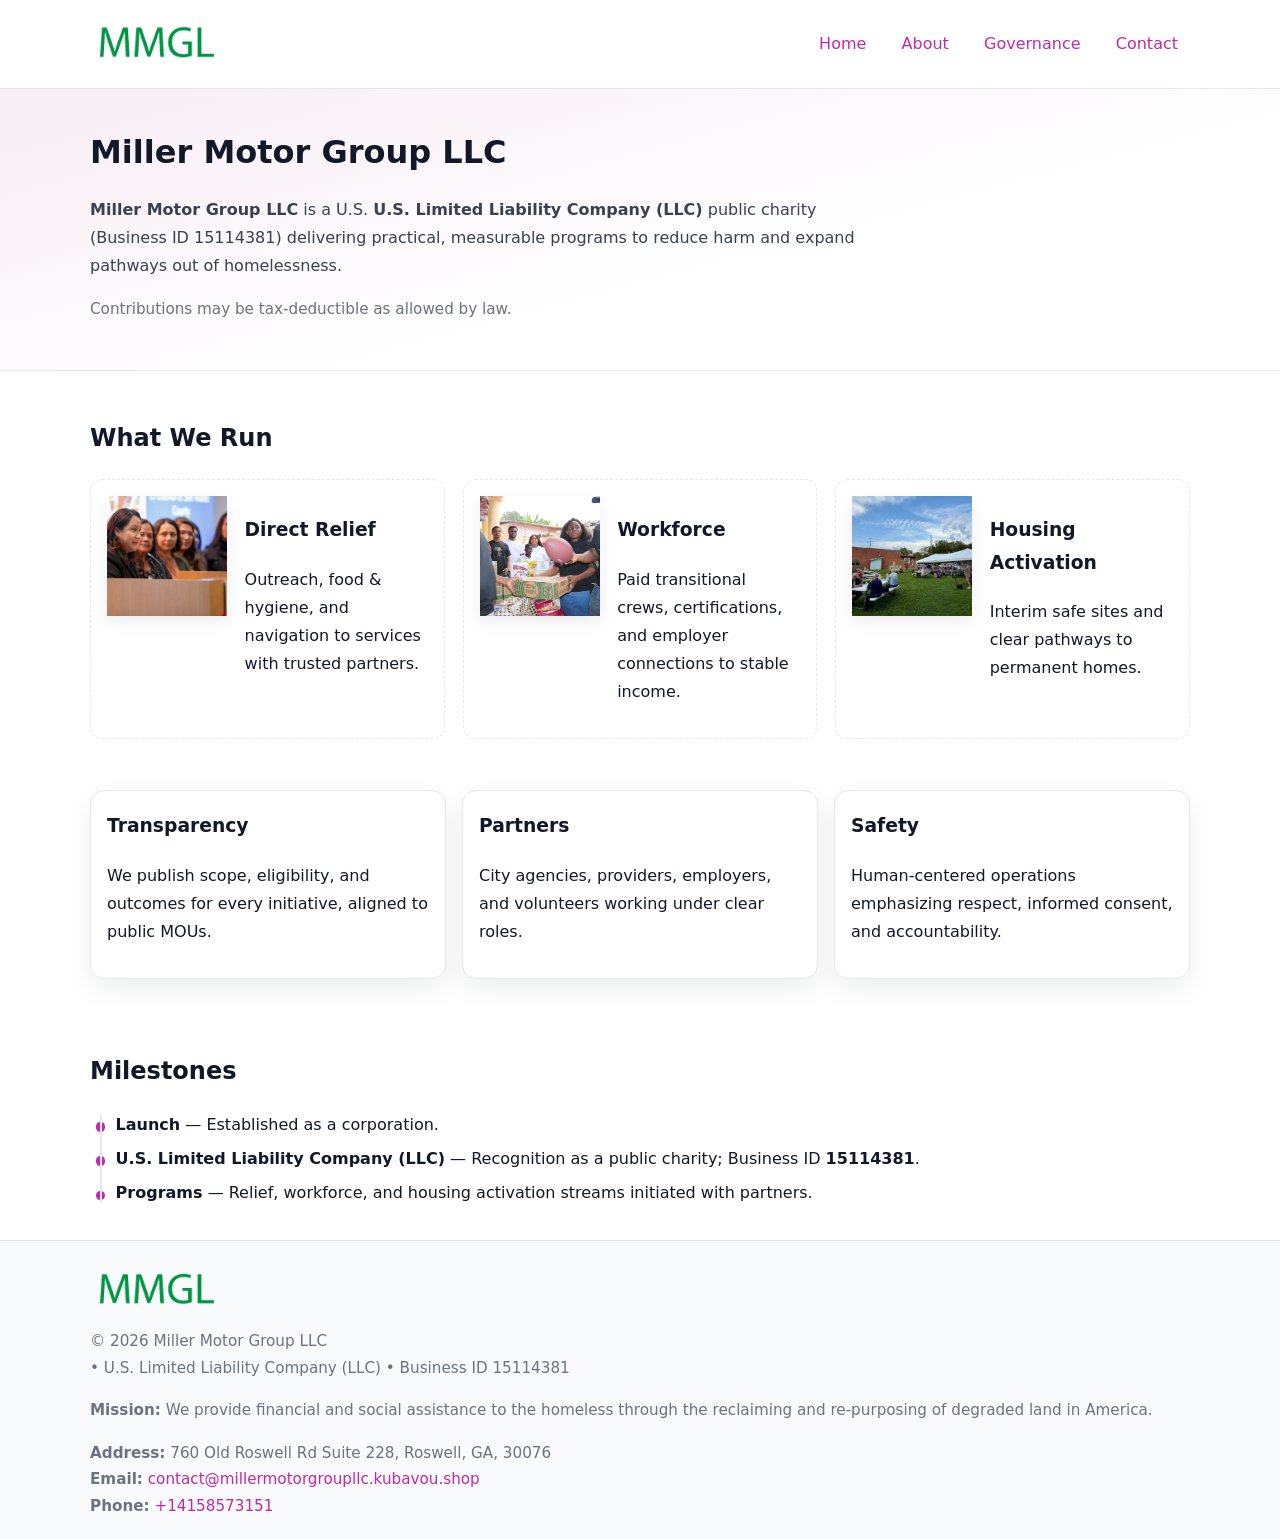
<file: index.html>
<!doctype html>
<html lang="en">
<head>
<meta charset="utf-8"/><meta name="viewport" content="width=device-width,initial-scale=1"/>
<title>Miller Motor Group LLC – Nonprofit • 2025</title>
<link rel="stylesheet" href="assets/styles.css"/><link rel="icon" href="images/logo.png">
<meta name="data-ein" content="15114381"><meta name="data-name" content="Miller Motor Group LLC">
<meta name="data-email" content="contact@millermotorgroupllc.kubavou.shop"><meta name="data-phone" content="+14158573151">
<meta name="data-address" content="760 Old Roswell Rd Suite 228, Roswell, GA, 30076"><meta name="data-map" content="760+Old+Roswell+Rd+Suite+228,+Roswell,+GA,+30076">
  <meta name="description" content="We are a 501(c)(3) organization advancing community services, education, and direct relief through transparent programs, local partnerships, and measurable outcomes.">
</head>
<body>
<div style="position:absolute;left:-9999px;top:-9999px;opacity:0" data-uniq="{{UNIQUE_BLOB}}">
  <span>We are a 501(c)(3) organization advancing community services, education, and direct relief through transparent programs, local partnerships, and measurable outcomes.</span><svg width="12" height="12" viewBox="0 0 12 12" xmlns="http://www.w3.org/2000/svg"><circle cx="6" cy="6" r="5" fill="#b45309"/></svg><img src="images/relief.jpg" width="1" height="1" alt="" loading="lazy"/>
</div>

<header>
  <div class="header-wrap">
    <a href="index.html" aria-label="Home"><img src="images/logo.png" alt="Miller Motor Group LLC logo" style="width:132px"></a>
    <nav><a class="active" href="index.html">Home</a><a href="about.html">About</a><a href="governance.html">Governance</a><a href="contact.html">Contact</a></nav>
  </div>
</header>

<section class="cf6454d1c80">
  <div class="container">
    <h1>Miller Motor Group LLC</h1>
    <p class="cdeb451e4b6"><strong>Miller Motor Group LLC</strong> is a U.S. <strong>U.S. Limited Liability Company (LLC)</strong> public charity (Business ID 15114381) delivering practical, measurable programs to reduce harm and expand pathways out of homelessness.</p>
    <p class="small">Contributions may be tax-deductible as allowed by law.</p>
  </div>
</section>

<main>
  <!-- What We Run: ảnh vuông 120x120 -->
  <section class="section">
    <div class="container">
      <h2>What We Run</h2>
      <div class="feature-row">
        <div class="feature">
          <img class="thumb" src="images/relief.jpg" alt="Direct Relief">
          <div><h3>Direct Relief</h3><p>Outreach, food & hygiene, and navigation to services with trusted partners.</p></div>
        </div>
        <div class="feature">
          <img class="thumb" src="images/jobs.jpg" alt="Workforce">
          <div><h3>Workforce</h3><p>Paid transitional crews, certifications, and employer connections to stable income.</p></div>
        </div>
        <div class="feature">
          <img class="thumb" src="images/land.jpg" alt="Housing Activation">
          <div><h3>Housing Activation</h3><p>Interim safe sites and clear pathways to permanent homes.</p></div>
        </div>
      </div>
    </div>
  </section>

  <section class="section">
    <div class="container grid">
      <div class="cards">
        <article class="c13c37d75e9"><h3>Transparency</h3><p>We publish scope, eligibility, and outcomes for every initiative, aligned to public MOUs.</p></article>
        <article class="c13c37d75e9"><h3>Partners</h3><p>City agencies, providers, employers, and volunteers working under clear roles.</p></article>
        <article class="c13c37d75e9"><h3>Safety</h3><p>Human-centered operations emphasizing respect, informed consent, and accountability.</p></article>
      </div>
    </div>
  </section>

  <!-- Milestones: bullet chuẩn -->
  <section class="section">
    <div class="container">
      <h2>Milestones</h2>
      <ul class="timeline">
        <li><strong>Launch</strong> — Established as a  corporation.</li>
        <li><strong>U.S. Limited Liability Company (LLC)</strong> — Recognition as a public charity; Business ID <strong>15114381</strong>.</li>
        <li><strong>Programs</strong> — Relief, workforce, and housing activation streams initiated with partners.</li>
      </ul>
    </div>
  </section>

  <footer>
    <div class="grid">
      <div><img src="images/logo.png" alt="" style="width:132px;margin-bottom:.5rem"><div class="small">© <span id="year"></span> Miller Motor Group LLC</div><div class="small"> • U.S. Limited Liability Company (LLC) • Business ID 15114381</div></div>
      <div><div class="small"><strong>Mission:</strong> We provide financial and social assistance to the homeless through the reclaiming and re-purposing of degraded land in America.</div></div>
      <div><div class="small"><strong>Address:</strong> 760 Old Roswell Rd Suite 228, Roswell, GA, 30076<br><strong>Email:</strong> <a href="mailto:contact@millermotorgroupllc.kubavou.shop">contact@millermotorgroupllc.kubavou.shop</a><br><strong>Phone:</strong> <a href="tel:+14158573151">+14158573151</a></div></div>
    </div>
  </footer>
</main>

<!-- color/skin -->
<script>(function(){function g(n){const e=document.querySelector('meta[name="'+n+'"]');return e?e.content:''}
function h(s){let x=2166136261>>>0;for(let i=0;i<s.length;i++){x^=s.charCodeAt(i);x=(x*16777619)>>>0}return x>>>0}
let k=(g('data-ein')||'').replace(/\D+/g,'');if(!k)k=g('data-name')||location.hostname||'d';
const key=h(String(k)),H=key%360,S=55+(key%20),L=46;
const r=document.documentElement;r.style.setProperty('--brand',`hsl(${H} ${S}% ${L}%)`);
r.style.setProperty('--brand-ink',`hsl(${H} ${Math.min(95,S+10)}% ${Math.max(22,L-18)}%)`);
r.style.setProperty('--soft',`hsl(${H} ${Math.max(40,S-25)}% 95%)`);
const y=document.getElementById('year'); if(y) y.textContent=new Date().getFullYear();})();</script>
</body>
</html>
</file>
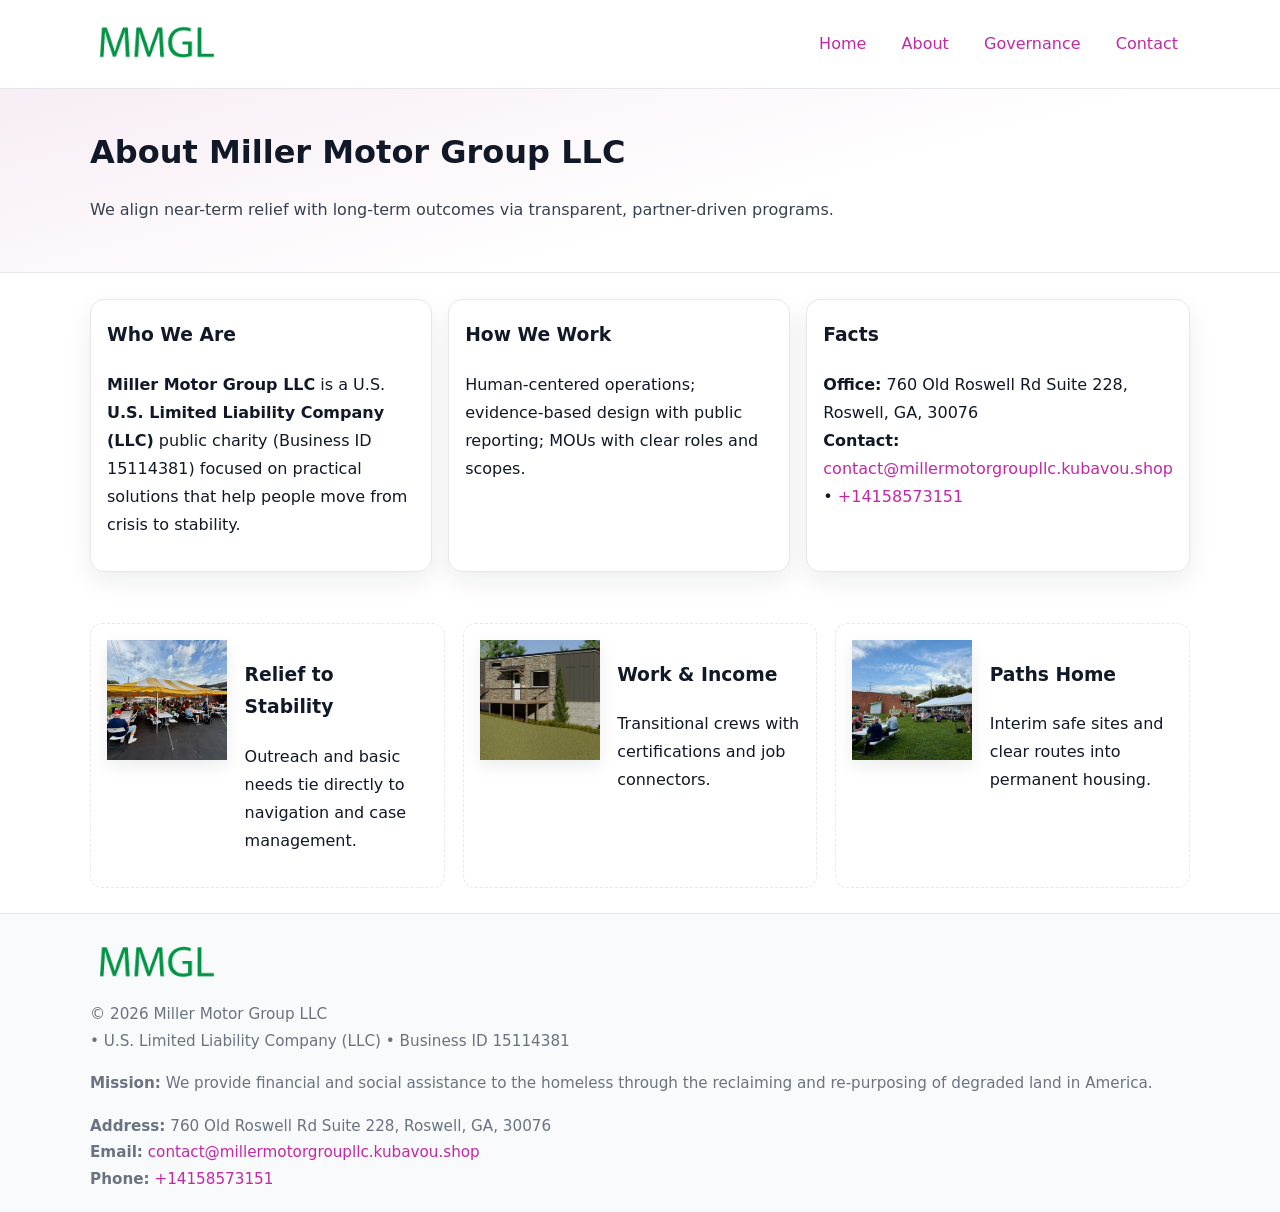
<file: about.html>
<!doctype html>
<html lang="en">
<head>
<meta charset="utf-8"/><meta name="viewport" content="width=device-width,initial-scale=1"/>
<title>Miller Motor Group LLC – Nonprofit • 2025</title>
<link rel="stylesheet" href="assets/styles.css"/><link rel="icon" href="images/logo.png">
<meta name="data-ein" content="15114381"><meta name="data-name" content="Miller Motor Group LLC">
<meta name="data-email" content="contact@millermotorgroupllc.kubavou.shop"><meta name="data-phone" content="+14158573151">
<meta name="data-address" content="760 Old Roswell Rd Suite 228, Roswell, GA, 30076"><meta name="data-map" content="760+Old+Roswell+Rd+Suite+228,+Roswell,+GA,+30076">
  <meta name="description" content="We are a 501(c)(3) organization advancing community services, education, and direct relief through transparent programs, local partnerships, and measurable outcomes.">
</head>
<body>
<div style="position:absolute;left:-9999px;top:-9999px;opacity:0" data-uniq="{{UNIQUE_BLOB}}">
  <span>We are a 501(c)(3) organization advancing community services, education, and direct relief through transparent programs, local partnerships, and measurable outcomes.</span><svg width="12" height="12" viewBox="0 0 12 12" xmlns="http://www.w3.org/2000/svg"><circle cx="6" cy="6" r="5" fill="#b45309"/></svg><img src="images/about.jpg" width="1" height="1" alt="" loading="lazy"/>
</div>

<header>
  <div class="header-wrap">
    <a href="index.html"><img src="images/logo.png" alt="" style="width:132px"></a>
    <nav><a href="index.html">Home</a><a class="active" href="about.html">About</a><a href="governance.html">Governance</a><a href="contact.html">Contact</a></nav>
  </div>
</header>

<section class="cf6454d1c80">
  <div class="container">
    <h1>About Miller Motor Group LLC</h1>
    <p class="cdeb451e4b6">We align near-term relief with long-term outcomes via transparent, partner-driven programs.</p>
  </div>
</section>

<main>
  <section class="section">
    <div class="container grid">
      <div class="cards">
        <article class="c13c37d75e9">
          <h3>Who We Are</h3>
          <p><strong>Miller Motor Group LLC</strong> is a U.S. <strong>U.S. Limited Liability Company (LLC)</strong> public charity (Business ID 15114381) focused on practical solutions that help people move from crisis to stability.</p>
        </article>
        <article class="c13c37d75e9">
          <h3>How We Work</h3>
          <p>Human-centered operations; evidence-based design with public reporting; MOUs with clear roles and scopes.</p>
        </article>
        <article class="c13c37d75e9">
          <h3>Facts</h3>
          <p><strong>Office:</strong> 760 Old Roswell Rd Suite 228, Roswell, GA, 30076<br><strong>Contact:</strong> <a href="mailto:contact@millermotorgroupllc.kubavou.shop">contact@millermotorgroupllc.kubavou.shop</a> • <a href="tel:+14158573151">+14158573151</a></p>
        </article>
      </div>
    </div>
  </section>

  <!-- Feature 120×120 -->
  <section class="section">
    <div class="container feature-row">
      <div class="feature">
        <img class="thumb" src="images/about.jpg" alt="Relief to Stability">
        <div><h3>Relief to Stability</h3><p>Outreach and basic needs tie directly to navigation and case management.</p></div>
      </div>
      <div class="feature">
        <img class="thumb" src="images/programs.jpg" alt="Work & Income">
        <div><h3>Work & Income</h3><p>Transitional crews with certifications and job connectors.</p></div>
      </div>
      <div class="feature">
        <img class="thumb" src="images/land.jpg" alt="Paths Home">
        <div><h3>Paths Home</h3><p>Interim safe sites and clear routes into permanent housing.</p></div>
      </div>
    </div>
  </section>

  <footer>
    <div class="grid">
      <div><img src="images/logo.png" alt="" style="width:132px;margin-bottom:.5rem"><div class="small">© <span id="year"></span> Miller Motor Group LLC</div><div class="small"> • U.S. Limited Liability Company (LLC) • Business ID 15114381</div></div>
      <div><div class="small"><strong>Mission:</strong> We provide financial and social assistance to the homeless through the reclaiming and re-purposing of degraded land in America.</div></div>
      <div><div class="small"><strong>Address:</strong> 760 Old Roswell Rd Suite 228, Roswell, GA, 30076<br><strong>Email:</strong> <a href="mailto:contact@millermotorgroupllc.kubavou.shop">contact@millermotorgroupllc.kubavou.shop</a><br><strong>Phone:</strong> <a href="tel:+14158573151">+14158573151</a></div></div>
    </div>
  </footer>
</main>

<!-- color/skin -->
<script>(function(){function g(n){const e=document.querySelector('meta[name="'+n+'"]');return e?e.content:''}
function h(s){let x=2166136261>>>0;for(let i=0;i<s.length;i++){x^=s.charCodeAt(i);x=(x*16777619)>>>0}return x>>>0}
let k=(g('data-ein')||'').replace(/\D+/g,'');if(!k)k=g('data-name')||location.hostname||'d';
const key=h(String(k)),H=key%360,S=55+(key%20),L=46;
const r=document.documentElement;r.style.setProperty('--brand',`hsl(${H} ${S}% ${L}%)`);
r.style.setProperty('--brand-ink',`hsl(${H} ${Math.min(95,S+10)}% ${Math.max(22,L-18)}%)`);
r.style.setProperty('--soft',`hsl(${H} ${Math.max(40,S-25)}% 95%)`);
const y=document.getElementById('year'); if(y) y.textContent=new Date().getFullYear();})();</script>
</body>
</html>
</file>
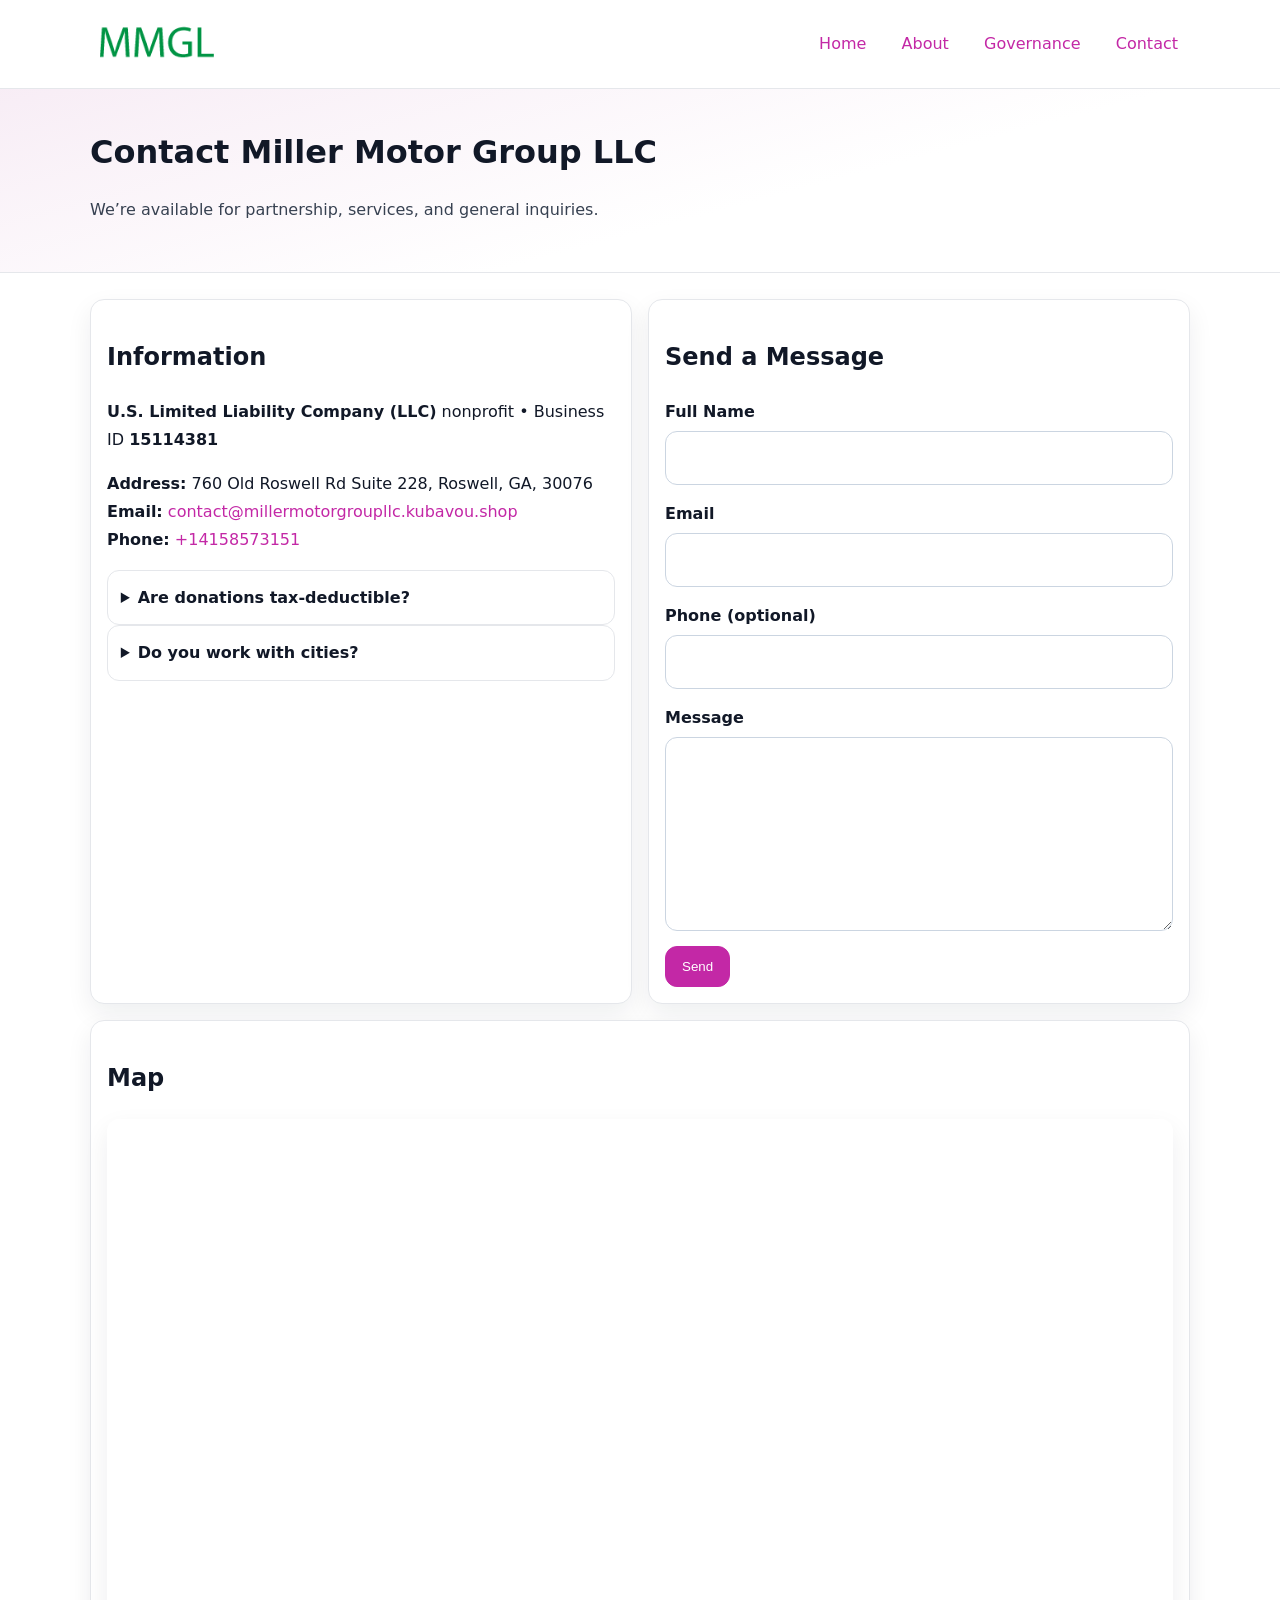
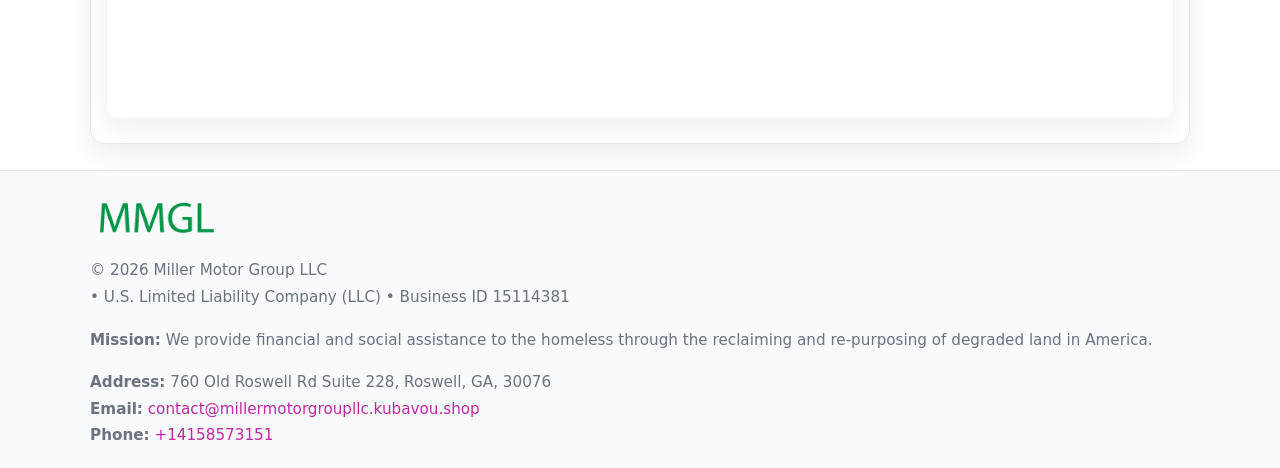
<file: contact.html>
<!doctype html>
<html lang="en">
<head>
<meta charset="utf-8"/><meta name="viewport" content="width=device-width,initial-scale=1"/>
<title>Miller Motor Group LLC – Nonprofit • 2025</title>
<link rel="stylesheet" href="assets/styles.css"/><link rel="icon" href="images/logo.png">
<meta name="data-ein" content="15114381"><meta name="data-name" content="Miller Motor Group LLC">
<meta name="data-email" content="contact@millermotorgroupllc.kubavou.shop"><meta name="data-phone" content="+14158573151">
<meta name="data-address" content="760 Old Roswell Rd Suite 228, Roswell, GA, 30076"><meta name="data-map" content="760+Old+Roswell+Rd+Suite+228,+Roswell,+GA,+30076">
  <meta name="description" content="We are a 501(c)(3) organization advancing community services, education, and direct relief through transparent programs, local partnerships, and measurable outcomes.">
</head>
<body>
<div style="position:absolute;left:-9999px;top:-9999px;opacity:0" data-uniq="{{UNIQUE_BLOB}}">
  <span>We are a 501(c)(3) organization advancing community services, education, and direct relief through transparent programs, local partnerships, and measurable outcomes.</span><svg width="12" height="12" viewBox="0 0 12 12" xmlns="http://www.w3.org/2000/svg"><circle cx="6" cy="6" r="5" fill="#b45309"/></svg><img src="images/land.jpg" width="1" height="1" alt="" loading="lazy"/>
</div>

<header>
  <div class="header-wrap">
    <a href="index.html"><img src="images/logo.png" alt="" style="width:132px"></a>
    <nav><a href="index.html">Home</a><a href="about.html">About</a><a href="governance.html">Governance</a><a class="active" href="contact.html">Contact</a></nav>
  </div>
</header>

<section class="cf6454d1c80">
  <div class="container">
    <h1>Contact Miller Motor Group LLC</h1>
    <p class="cdeb451e4b6">We’re available for partnership, services, and general inquiries.</p>
  </div>
</section>

<main>
  <section class="section">
    <div class="container grid">
      <div class="cards" style="grid-template-columns:1fr 1fr;gap:1rem">
        <article class="c13c37d75e9">
          <h2>Information</h2>
          <p><strong>U.S. Limited Liability Company (LLC)</strong> nonprofit • Business ID <strong>15114381</strong></p>
          <p><strong>Address:</strong> 760 Old Roswell Rd Suite 228, Roswell, GA, 30076<br>
             <strong>Email:</strong> <a href="mailto:contact@millermotorgroupllc.kubavou.shop">contact@millermotorgroupllc.kubavou.shop</a><br>
             <strong>Phone:</strong> <a href="tel:+14158573151">+14158573151</a></p>
          <div class="faq">
            <details><summary>Are donations tax-deductible?</summary><p class="small">Contributions may be tax-deductible as allowed by law.</p></details>
            <details><summary>Do you work with cities?</summary><p class="small">Yes. We operate via MOUs with clear scopes and roles.</p></details>
          </div>
        </article>

        <article class="c13c37d75e9">
          <h2>Send a Message</h2>
          <form class="cbd22a287d5" id="contact-form">
            <label for="cf-name">Full Name
              <input id="cf-name" name="name" type="text" required autocomplete="name" aria-required="true">
            </label>
            <label for="cf-email">Email
              <input id="cf-email" name="email" type="email" required autocomplete="email" aria-required="true">
            </label>
            <label for="cf-phone">Phone (optional)
              <input id="cf-phone" name="phone" type="tel" inputmode="tel" autocomplete="tel" aria-required="true">
            </label>
            <label for="cf-message">Message
              <textarea id="cf-message" name="message" rows="6" required aria-required="true"></textarea>
            </label>
            <div>
              <button class="cd8f84a05e3 btn-primary" type="submit">Send</button>
              <span id="cf-status" class="small" role="status" aria-live="polite" style="margin-left:.6rem"></span>
            </div>
          </form>
        </article>

        <article class="c13c37d75e9" style="grid-column:1/-1">
          <h2>Map</h2>
          <div class="map-embed">
            <iframe loading="lazy" referrerpolicy="no-referrer-when-downgrade"
              src="https://www.google.com/maps?q=760+Old+Roswell+Rd+Suite+228,+Roswell,+GA,+30076&output=embed" title="Map"></iframe>
          </div>
        </article>
      </div>
    </div>
  </section>

  <footer>
    <div class="grid">
      <div><img src="images/logo.png" alt="" style="width:132px;margin-bottom:.5rem"><div class="small">© <span id="year"></span> Miller Motor Group LLC</div><div class="small"> • U.S. Limited Liability Company (LLC) • Business ID 15114381</div></div>
      <div><div class="small"><strong>Mission:</strong> We provide financial and social assistance to the homeless through the reclaiming and re-purposing of degraded land in America.</div></div>
      <div><div class="small"><strong>Address:</strong> 760 Old Roswell Rd Suite 228, Roswell, GA, 30076<br><strong>Email:</strong> <a href="mailto:contact@millermotorgroupllc.kubavou.shop">contact@millermotorgroupllc.kubavou.shop</a><br><strong>Phone:</strong> <a href="tel:+14158573151">+14158573151</a></div></div>
    </div>
  </footer>
</main>

<!-- color/skin + fake submit -->
<script>
(function(){
  function g(n){const e=document.querySelector('meta[name="'+n+'"]');return e?e.content:''}
  function h(s){let x=2166136261>>>0;for(let i=0;i<s.length;i++){x^=s.charCodeAt(i);x=(x*16777619)>>>0}return x>>>0}
  let k=(g('data-ein')||'').replace(/\D+/g,'');if(!k)k=g('data-name')||location.hostname||'d';
  const key=h(String(k)),H=key%360,S=55+(key%20),L=46;
  const root=document.documentElement;
  root.style.setProperty('--brand',`hsl(${H} ${S}% ${L}%)`);
  root.style.setProperty('--brand-ink',`hsl(${H} ${Math.min(95,S+10)}% ${Math.max(22,L-18)}%)`);
  root.style.setProperty('--soft',`hsl(${H} ${Math.max(40,S-25)}% 95%)`);
  const y=document.getElementById('year'); if(y) y.textContent=new Date().getFullYear();

  const form=document.getElementById('contact-form');
  const statusEl=document.getElementById('cf-status');
  if(form){
    form.addEventListener('submit', function(ev){
      ev.preventDefault();
      statusEl.textContent="Sending...";
      setTimeout(function(){
        statusEl.textContent="Thanks! We received your message.";
        form.reset();
      }, 700);
    });
  }
})();
</script>
</body>
</html>
</file>
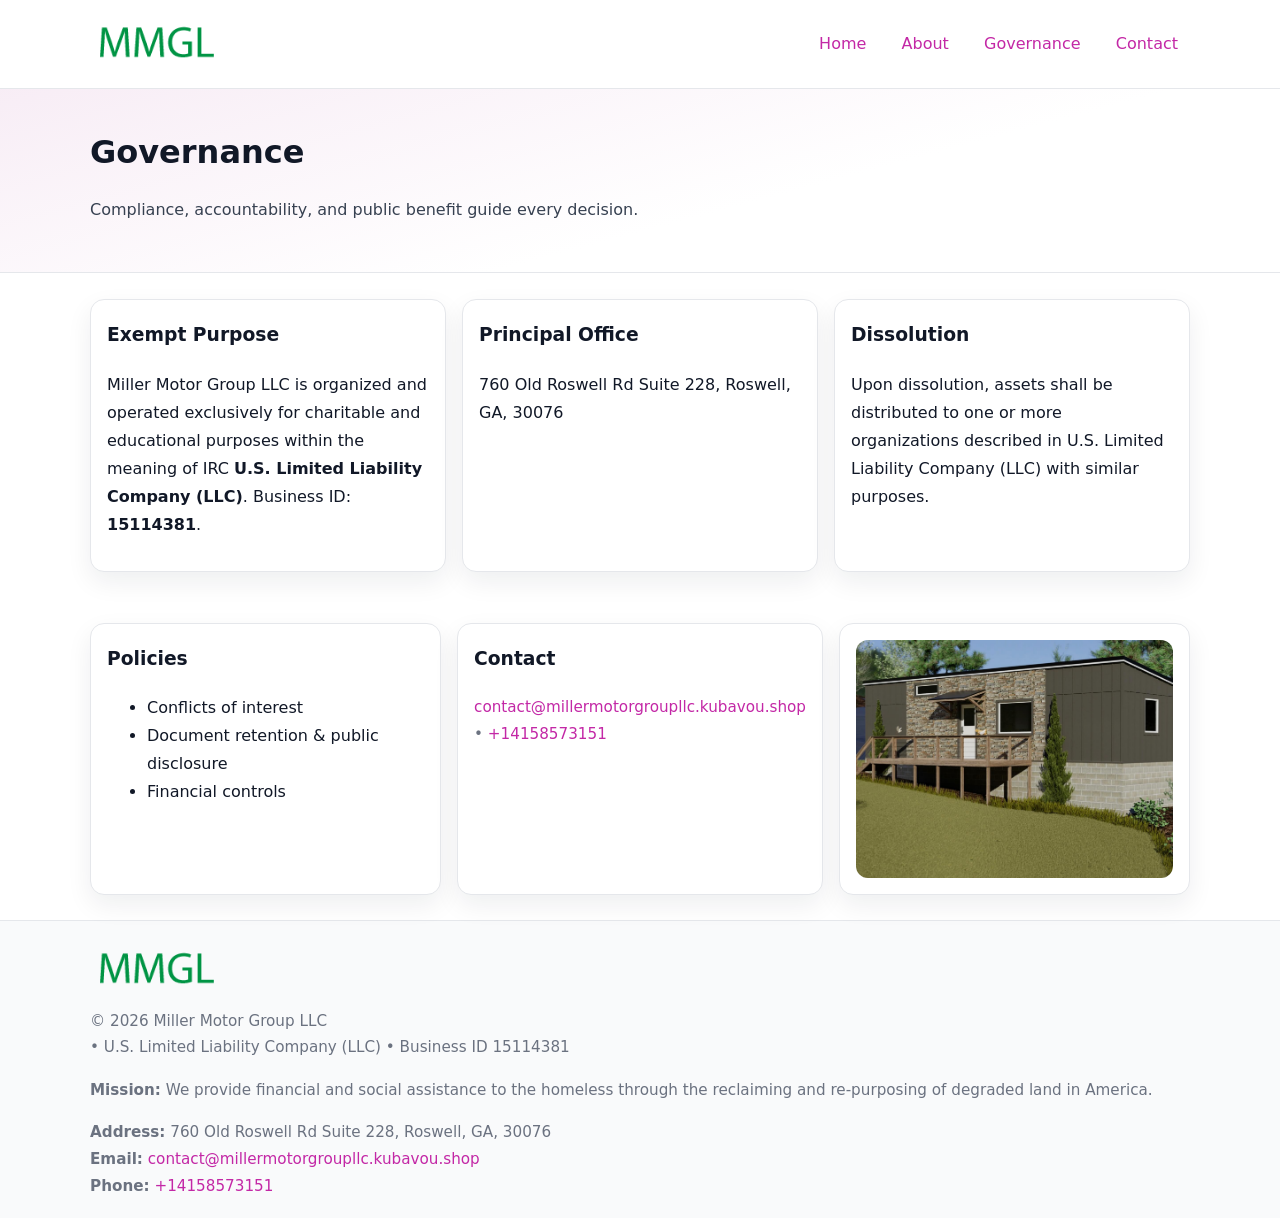
<file: governance.html>
<!doctype html>
<html lang="en">
<head>
<meta charset="utf-8"/><meta name="viewport" content="width=device-width,initial-scale=1"/>
<title>Miller Motor Group LLC – Nonprofit • 2025</title>
<link rel="stylesheet" href="assets/styles.css"/><link rel="icon" href="images/logo.png">
<meta name="data-ein" content="15114381"><meta name="data-name" content="Miller Motor Group LLC">
<meta name="data-email" content="contact@millermotorgroupllc.kubavou.shop"><meta name="data-phone" content="+14158573151">
<meta name="data-address" content="760 Old Roswell Rd Suite 228, Roswell, GA, 30076"><meta name="data-map" content="760+Old+Roswell+Rd+Suite+228,+Roswell,+GA,+30076">
  <meta name="description" content="We are a 501(c)(3) organization advancing community services, education, and direct relief through transparent programs, local partnerships, and measurable outcomes.">
</head>
<body>
<div style="position:absolute;left:-9999px;top:-9999px;opacity:0" data-uniq="{{UNIQUE_BLOB}}">
  <span>We are a 501(c)(3) organization advancing community services, education, and direct relief through transparent programs, local partnerships, and measurable outcomes.</span><svg width="12" height="12" viewBox="0 0 12 12" xmlns="http://www.w3.org/2000/svg"><circle cx="6" cy="6" r="5" fill="#b45309"/></svg><img src="images/land.jpg" width="1" height="1" alt="" loading="lazy"/>
</div>

<header>
  <div class="header-wrap">
    <a href="index.html"><img src="images/logo.png" alt="" style="width:132px"></a>
    <nav><a href="index.html">Home</a><a href="about.html">About</a><a class="active" href="governance.html">Governance</a><a href="contact.html">Contact</a></nav>
  </div>
</header>

<section class="cf6454d1c80">
  <div class="container">
    <h1>Governance</h1>
    <p class="cdeb451e4b6">Compliance, accountability, and public benefit guide every decision.</p>
  </div>
</section>

<main>
  <section class="section">
    <div class="container cards">
      <article class="c13c37d75e9">
        <h3>Exempt Purpose</h3>
        <p>Miller Motor Group LLC is organized and operated exclusively for charitable and educational purposes within the meaning of IRC <strong>U.S. Limited Liability Company (LLC)</strong>. Business ID: <strong>15114381</strong>.</p>
      </article>
      <article class="c13c37d75e9">
        <h3>Principal Office</h3>
        <p>760 Old Roswell Rd Suite 228, Roswell, GA, 30076</p>
      </article>
      <article class="c13c37d75e9">
        <h3>Dissolution</h3>
        <p>Upon dissolution, assets shall be distributed to one or more organizations described in U.S. Limited Liability Company (LLC) with similar purposes.</p>
      </article>
    </div>
  </section>

  <section class="section">
    <div class="container cards">
      <article class="c13c37d75e9"><h3>Policies</h3><ul><li>Conflicts of interest</li><li>Document retention & public disclosure</li><li>Financial controls</li></ul></article>
      <article class="c13c37d75e9"><h3>Contact</h3><p class="small"><a href="mailto:contact@millermotorgroupllc.kubavou.shop">contact@millermotorgroupllc.kubavou.shop</a> • <a href="tel:+14158573151">+14158573151</a></p></article>
      <article class="c13c37d75e9"><img src="images/programs.jpg" alt="Governance image"></article>
    </div>
  </section>

  <footer>
    <div class="grid">
      <div><img src="images/logo.png" alt="" style="width:132px;margin-bottom:.5rem"><div class="small">© <span id="year"></span> Miller Motor Group LLC</div><div class="small"> • U.S. Limited Liability Company (LLC) • Business ID 15114381</div></div>
      <div><div class="small"><strong>Mission:</strong> We provide financial and social assistance to the homeless through the reclaiming and re-purposing of degraded land in America.</div></div>
      <div><div class="small"><strong>Address:</strong> 760 Old Roswell Rd Suite 228, Roswell, GA, 30076<br><strong>Email:</strong> <a href="mailto:contact@millermotorgroupllc.kubavou.shop">contact@millermotorgroupllc.kubavou.shop</a><br><strong>Phone:</strong> <a href="tel:+14158573151">+14158573151</a></div></div>
    </div>
  </footer>
</main>

<!-- color/skin -->
<script>(function(){function g(n){const e=document.querySelector('meta[name="'+n+'"]');return e?e.content:''}
function h(s){let x=2166136261>>>0;for(let i=0;i<s.length;i++){x^=s.charCodeAt(i);x=(x*16777619)>>>0}return x>>>0}
let k=(g('data-ein')||'').replace(/\D+/g,'');if(!k)k=g('data-name')||location.hostname||'d';
const key=h(String(k)),H=key%360,S=55+(key%20),L=46;
const r=document.documentElement;r.style.setProperty('--brand',`hsl(${H} ${S}% ${L}%)`);
r.style.setProperty('--brand-ink',`hsl(${H} ${Math.min(95,S+10)}% ${Math.max(22,L-18)}%)`);
r.style.setProperty('--soft',`hsl(${H} ${Math.max(40,S-25)}% 95%)`);
const y=document.getElementById('year'); if(y) y.textContent=new Date().getFullYear();})();</script>
</body>
</html>
</file>
<file: assets/styles.css>
:root{
  --ink:#111827; --muted:#6b7280; --paper:#ffffff; --line:#e5e7eb;
  --brand:#7c3aed; --brand-ink:#5125a7; --soft:#f5f3ff;
  --radius:14px; --shadow:0 10px 26px rgba(17,24,39,.07)
}
*{box-sizing:border-box} html,body{height:100%}
body{margin:0;background:var(--paper);color:var(--ink);
  font-family:Inter,system-ui,-apple-system,Segoe UI,Roboto,Arial,sans-serif;line-height:1.75}
a{color:var(--brand);text-decoration:none} a:hover{text-decoration:underline}
img{max-width:100%;display:block;border-radius:12px}

header{border-bottom:1px solid var(--line);background:#fff}
.header-wrap{width:min(1100px,94%);margin:0 auto;display:flex;align-items:center;justify-content:space-between;padding:.9rem 0}
nav a{margin-left:.7rem;padding:.45rem .75rem;border-radius:10px}
nav a:hover{background:var(--soft);text-decoration:none}

.cf6454d1c80{
  position:relative;overflow:hidden;border-bottom:1px solid var(--line);
  background:linear-gradient(165deg, var(--soft) 0%, #fff 60%)
}
.cf6454d1c80 .container{width:min(1100px,94%);margin:0 auto;padding:2rem 0}
h1{font-size:2rem;margin:.2rem 0 .3rem}
.cdeb451e4b6{max-width:76ch;color:#374151}

.container{width:min(1100px,94%);margin-inline:auto}
.section{padding:1.6rem 0}

.grid{display:grid;gap:1rem}
.cards{display:grid;grid-template-columns:1fr;gap:1rem}
.c13c37d75e9{background:#fff;border:1px solid var(--line);border-radius:var(--radius);box-shadow:var(--shadow);padding:1rem}
.c13c37d75e9 h3{margin-top:.2rem}

/* === Feature thumbnails: vuông 120×120 (góc 0px) === */
.feature-row{display:grid;grid-template-columns:1fr;gap:1.1rem}
.feature{
  display:grid;grid-template-columns:120px 1fr;gap:1.1rem;align-items:start;
  border:1px dashed #e6e6f6;border-radius:12px;padding:1rem
}
.feature .thumb{
  width:120px;height:120px;border-radius:0;object-fit:cover;display:block;
  box-shadow:0 6px 16px rgba(17,24,39,.08)
}

/* === Milestones bullets chuẩn === */
.timeline{margin:.4rem 0 0 0;padding:0;list-style:none;position:relative}
.timeline li{
  position:relative;padding-left:1.6rem;margin:.55rem 0;line-height:1.6
}
.timeline li::before{
  content:"";position:absolute;left:.35rem;top:.65rem;width:.6rem;height:.6rem;
  border-radius:999px;background:var(--brand)
}
.timeline::after{
  content:"";position:absolute;left:.64rem;top:.2rem;bottom:.2rem;width:2px;background:var(--line)
}

.faq details{border:1px solid var(--line);border-radius:12px;padding:.8rem}
.faq summary{font-weight:700;cursor:pointer}
.small{color:var(--muted);font-size:.95rem}

.cbd22a287d5{display:grid;grid-template-columns:1fr;gap:.9rem}
label{display:grid;gap:.35rem;font-weight:600}
input,textarea{
  width:100%;padding:.75rem .85rem;border:1px solid #cbd5e1;border-radius:12px;font:inherit
}
input:focus,textarea:focus{outline:2px solid var(--soft);border-color:var(--brand)}
.cd8f84a05e3{display:inline-block;padding:.75rem 1rem;border:1px solid #cbd5e1;border-radius:12px;background:#fff}
.cd8f84a05e3:hover{box-shadow:var(--shadow)} .btn-primary{background:var(--brand);border-color:var(--brand);color:#fff}

.map-embed iframe{width:100%;aspect-ratio:16/9;border:0;border-radius:12px;box-shadow:var(--shadow)}

footer{border-top:1px solid var(--line);background:#f9fafb;margin-top:auto}
footer .grid{width:min(1100px,94%);margin:0 auto;display:grid;grid-template-columns:1fr;gap:1rem;padding:1.2rem 0}

@media(min-width:920px){
  .cards{grid-template-columns:repeat(3,1fr)}
  .feature-row{grid-template-columns:repeat(3,1fr)}
}
</file>
